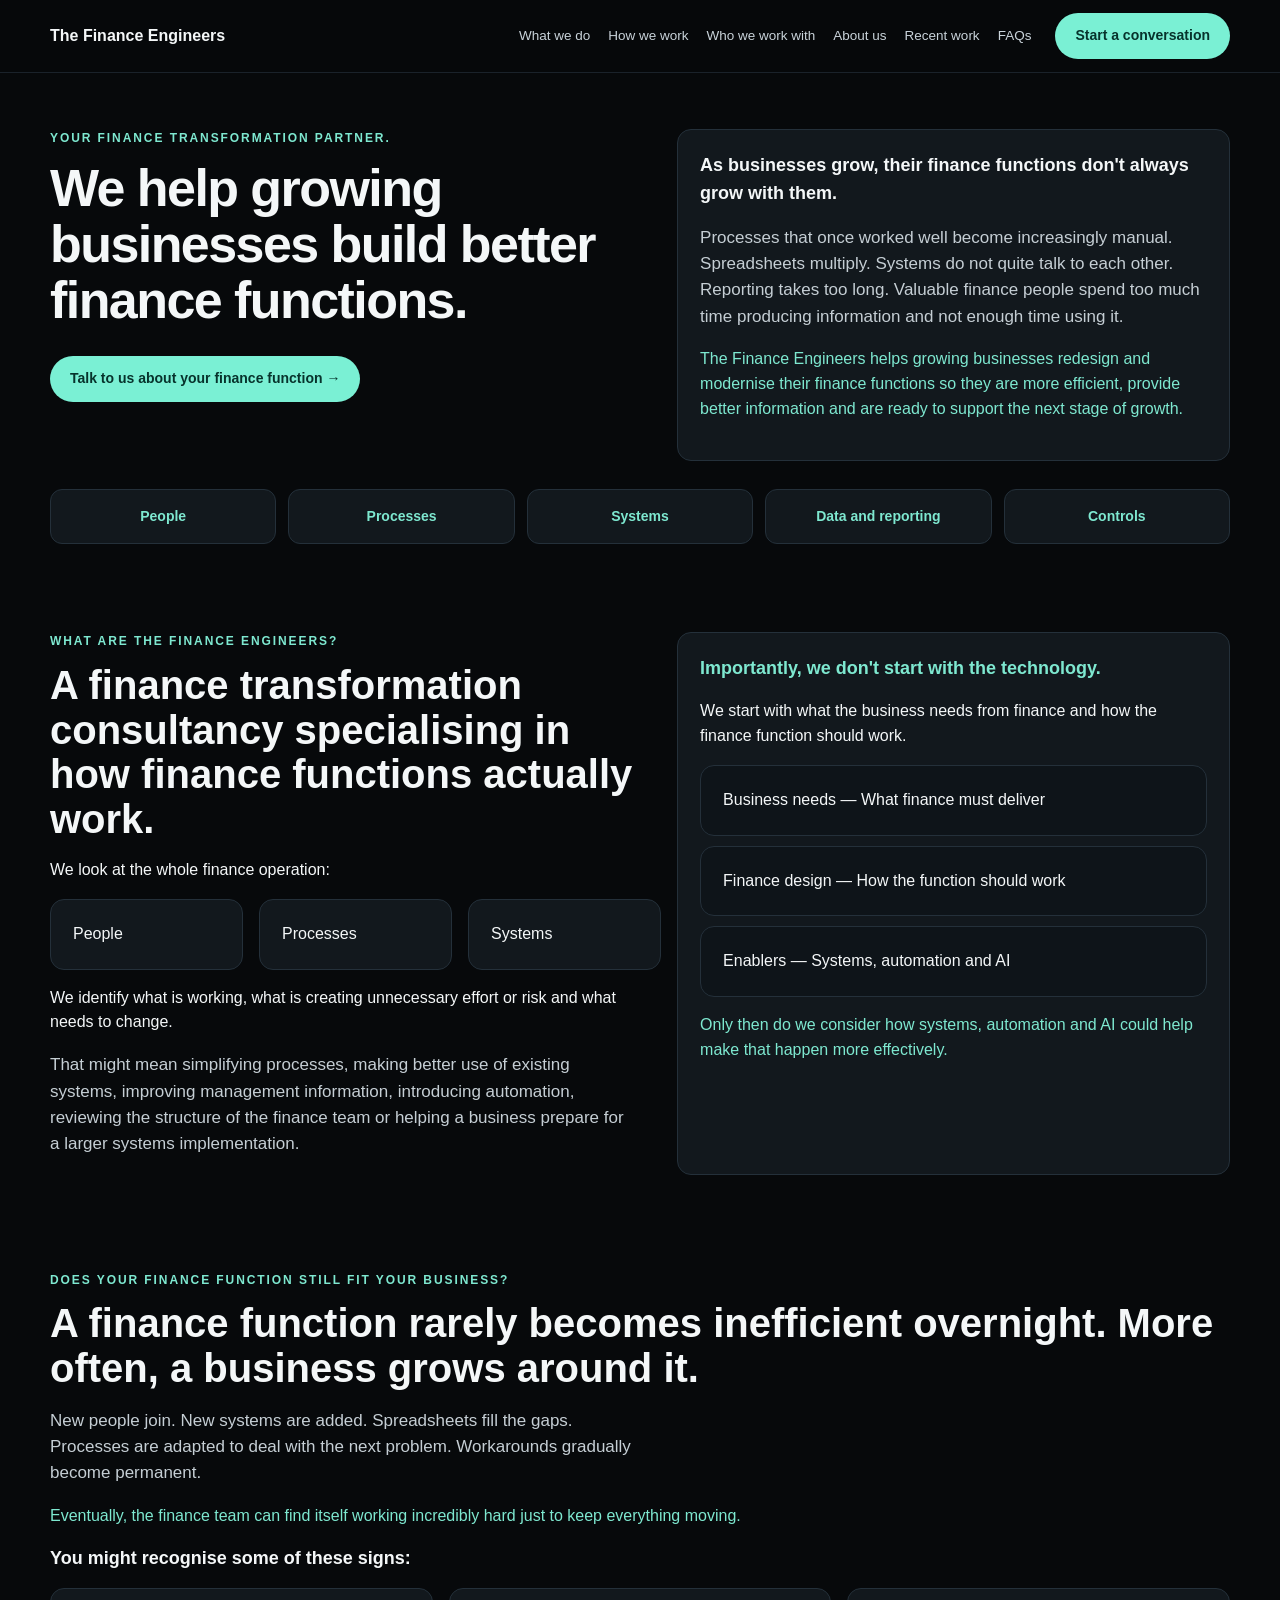
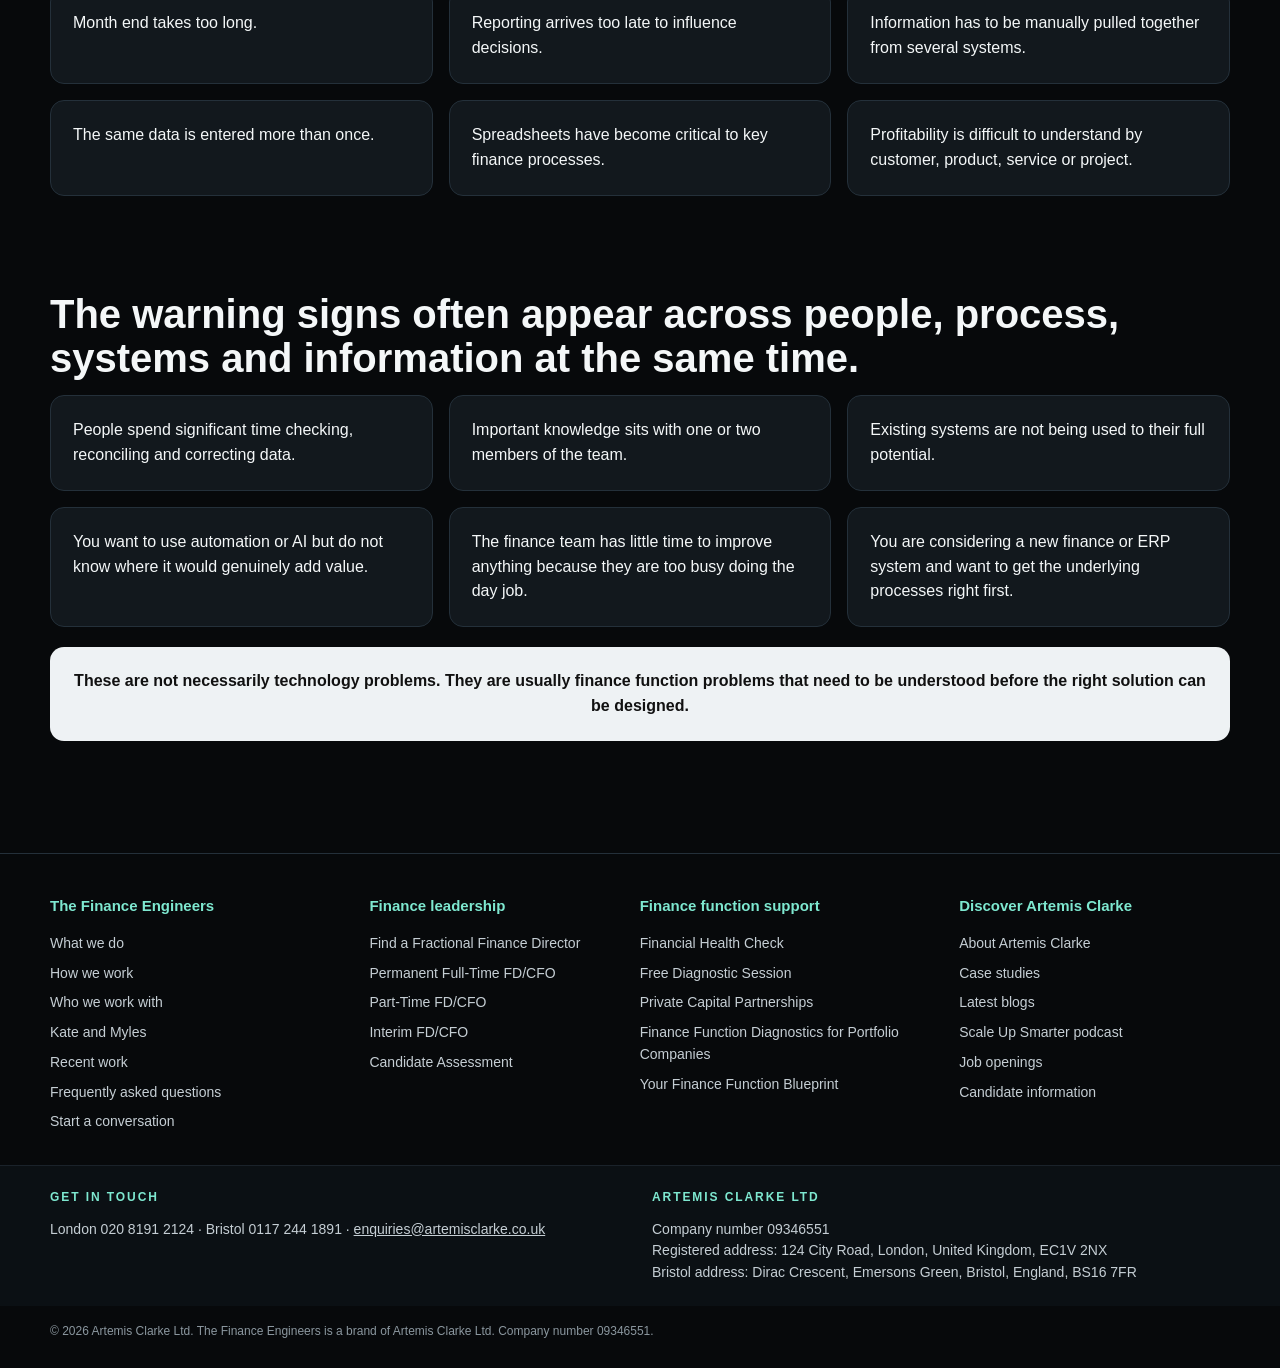
<file: index.html>
<!DOCTYPE html>
<html lang="en">
<head>
<meta charset="utf-8">
<meta name="viewport" content="width=device-width, initial-scale=1">
<title>Your finance transformation partner · The Finance Engineers</title>
<meta name="description" content="The Finance Engineers help growing businesses build better finance functions.">
<link rel="stylesheet" href="styles.css">
</head>
<body>
<header class="site-header"><div class="wrap nav">
  <a class="brand" href="index.html">The Finance Engineers</a>
  <nav class="nav-links"><a href="what-we-do.html">What we do</a><a href="how-we-work.html">How we work</a><a href="who-we-work-with.html">Who we work with</a><a href="about.html">About us</a><a href="recent-work.html">Recent work</a><a href="faqs.html">FAQs</a></nav>
  <a class="btn" href="contact.html">Start a conversation</a>
</div></header>
<main>
<section class="hero"><div class="wrap grid g2">
  <div>
    <p class="kicker">Your finance transformation partner.</p>
    <h1>We help growing businesses build better finance functions.</h1>
    <p style="margin:28px 0 36px"><a class="btn" href="contact.html">Talk to us about your finance function →</a></p>
  </div>
  <div class="card">
    <h3>As businesses grow, their finance functions don't always grow with them.</h3>
    <p class="lede">Processes that once worked well become increasingly manual. Spreadsheets multiply. Systems do not quite talk to each other. Reporting takes too long. Valuable finance people spend too much time producing information and not enough time using it.</p>
    <p class="mint">The Finance Engineers helps growing businesses redesign and modernise their finance functions so they are more efficient, provide better information and are ready to support the next stage of growth.</p>
  </div>
</div>
<div class="wrap pill-row">
  <div class="pill">People</div><div class="pill">Processes</div><div class="pill">Systems</div><div class="pill">Data and reporting</div><div class="pill">Controls</div>
</div></section>
<section class="section"><div class="wrap grid g2">
  <div>
    <p class="kicker">What are The Finance Engineers?</p>
    <h2>A finance transformation consultancy specialising in how finance functions actually work.</h2>
    <p>We look at the whole finance operation:</p>
    <div class="grid g3" style="margin:16px 0">
      <div class="card">People</div><div class="card">Processes</div><div class="card">Systems</div>
    </div>
    <p>We identify what is working, what is creating unnecessary effort or risk and what needs to change.</p>
    <p class="lede">That might mean simplifying processes, making better use of existing systems, improving management information, introducing automation, reviewing the structure of the finance team or helping a business prepare for a larger systems implementation.</p>
  </div>
  <div class="card">
    <h3 class="mint">Importantly, we don't start with the technology.</h3>
    <p>We start with what the business needs from finance and how the finance function should work.</p>
    <div class="card soft" style="margin:10px 0">Business needs — What finance must deliver</div>
    <div class="card soft" style="margin:10px 0">Finance design — How the function should work</div>
    <div class="card soft" style="margin:10px 0">Enablers — Systems, automation and AI</div>
    <p class="mint">Only then do we consider how systems, automation and AI could help make that happen more effectively.</p>
  </div>
</div></section>
<section class="section"><div class="wrap">
  <p class="kicker">Does your finance function still fit your business?</p>
  <h2>A finance function rarely becomes inefficient overnight. More often, a business grows around it.</h2>
  <p class="lede">New people join. New systems are added. Spreadsheets fill the gaps. Processes are adapted to deal with the next problem. Workarounds gradually become permanent.</p>
  <p class="mint">Eventually, the finance team can find itself working incredibly hard just to keep everything moving.</p>
  <h3>You might recognise some of these signs:</h3>
  <div class="grid g3" style="margin-top:16px">
    <div class="card">Month end takes too long.</div>
    <div class="card">Reporting arrives too late to influence decisions.</div>
    <div class="card">Information has to be manually pulled together from several systems.</div>
    <div class="card">The same data is entered more than once.</div>
    <div class="card">Spreadsheets have become critical to key finance processes.</div>
    <div class="card">Profitability is difficult to understand by customer, product, service or project.</div>
  </div>
</div></section>
<section class="section"><div class="wrap">
  <h2>The warning signs often appear across people, process, systems and information at the same time.</h2>
  <div class="grid g3">
    <div class="card">People spend significant time checking, reconciling and correcting data.</div>
    <div class="card">Important knowledge sits with one or two members of the team.</div>
    <div class="card">Existing systems are not being used to their full potential.</div>
    <div class="card">You want to use automation or AI but do not know where it would genuinely add value.</div>
    <div class="card">The finance team has little time to improve anything because they are too busy doing the day job.</div>
    <div class="card">You are considering a new finance or ERP system and want to get the underlying processes right first.</div>
  </div>
  <div class="card white" style="margin-top:20px">These are not necessarily technology problems. They are usually finance function problems that need to be understood before the right solution can be designed.</div>
</div></section>
</main>
<footer class="site-footer">
  <div class="wrap foot-top">
    <div>
      <h4>The Finance Engineers</h4>
      <a href="what-we-do.html">What we do</a>
      <a href="how-we-work.html">How we work</a>
      <a href="who-we-work-with.html">Who we work with</a>
      <a href="about.html">Kate and Myles</a>
      <a href="recent-work.html">Recent work</a>
      <a href="faqs.html">Frequently asked questions</a>
      <a href="contact.html">Start a conversation</a>
    </div>
    <div>
      <h4>Finance leadership</h4>
      <a href="https://www.artemisclarke.co.uk/">Find a Fractional Finance Director</a>
      <a href="https://www.artemisclarke.co.uk/">Permanent Full-Time FD/CFO</a>
      <a href="https://www.artemisclarke.co.uk/">Part-Time FD/CFO</a>
      <a href="https://www.artemisclarke.co.uk/">Interim FD/CFO</a>
      <a href="https://www.artemisclarke.co.uk/">Candidate Assessment</a>
    </div>
    <div>
      <h4>Finance function support</h4>
      <a href="https://www.artemisclarke.co.uk/">Financial Health Check</a>
      <a href="https://www.artemisclarke.co.uk/">Free Diagnostic Session</a>
      <a href="https://www.artemisclarke.co.uk/">Private Capital Partnerships</a>
      <a href="https://www.artemisclarke.co.uk/">Finance Function Diagnostics for Portfolio Companies</a>
      <a href="https://www.artemisclarke.co.uk/">Your Finance Function Blueprint</a>
    </div>
    <div>
      <h4>Discover Artemis Clarke</h4>
      <a href="https://www.artemisclarke.co.uk/">About Artemis Clarke</a>
      <a href="https://www.artemisclarke.co.uk/">Case studies</a>
      <a href="https://www.artemisclarke.co.uk/">Latest blogs</a>
      <a href="https://www.artemisclarke.co.uk/">Scale Up Smarter podcast</a>
      <a href="https://www.artemisclarke.co.uk/">Job openings</a>
      <a href="https://www.artemisclarke.co.uk/">Candidate information</a>
    </div>
  </div>
  <div class="foot-mid"><div class="wrap" style="display:grid;grid-template-columns:1fr 1fr;gap:24px;width:min(1180px,calc(100% - 48px));margin:0 auto">
    <div>
      <div class="kicker">Get in touch</div>
      London 020 8191 2124 · Bristol 0117 244 1891 · <a href="mailto:enquiries@artemisclarke.co.uk">enquiries@artemisclarke.co.uk</a>
    </div>
    <div>
      <div class="kicker">Artemis Clarke Ltd</div>
      Company number 09346551<br>
      Registered address: 124 City Road, London, United Kingdom, EC1V 2NX<br>
      Bristol address: Dirac Crescent, Emersons Green, Bristol, England, BS16 7FR
    </div>
  </div></div>
  <div class="wrap foot-bot">
    <div>© 2026 Artemis Clarke Ltd. The Finance Engineers is a brand of Artemis Clarke Ltd. Company number 09346551.</div>
  </div>
</footer>
</body>
</html>
</file>
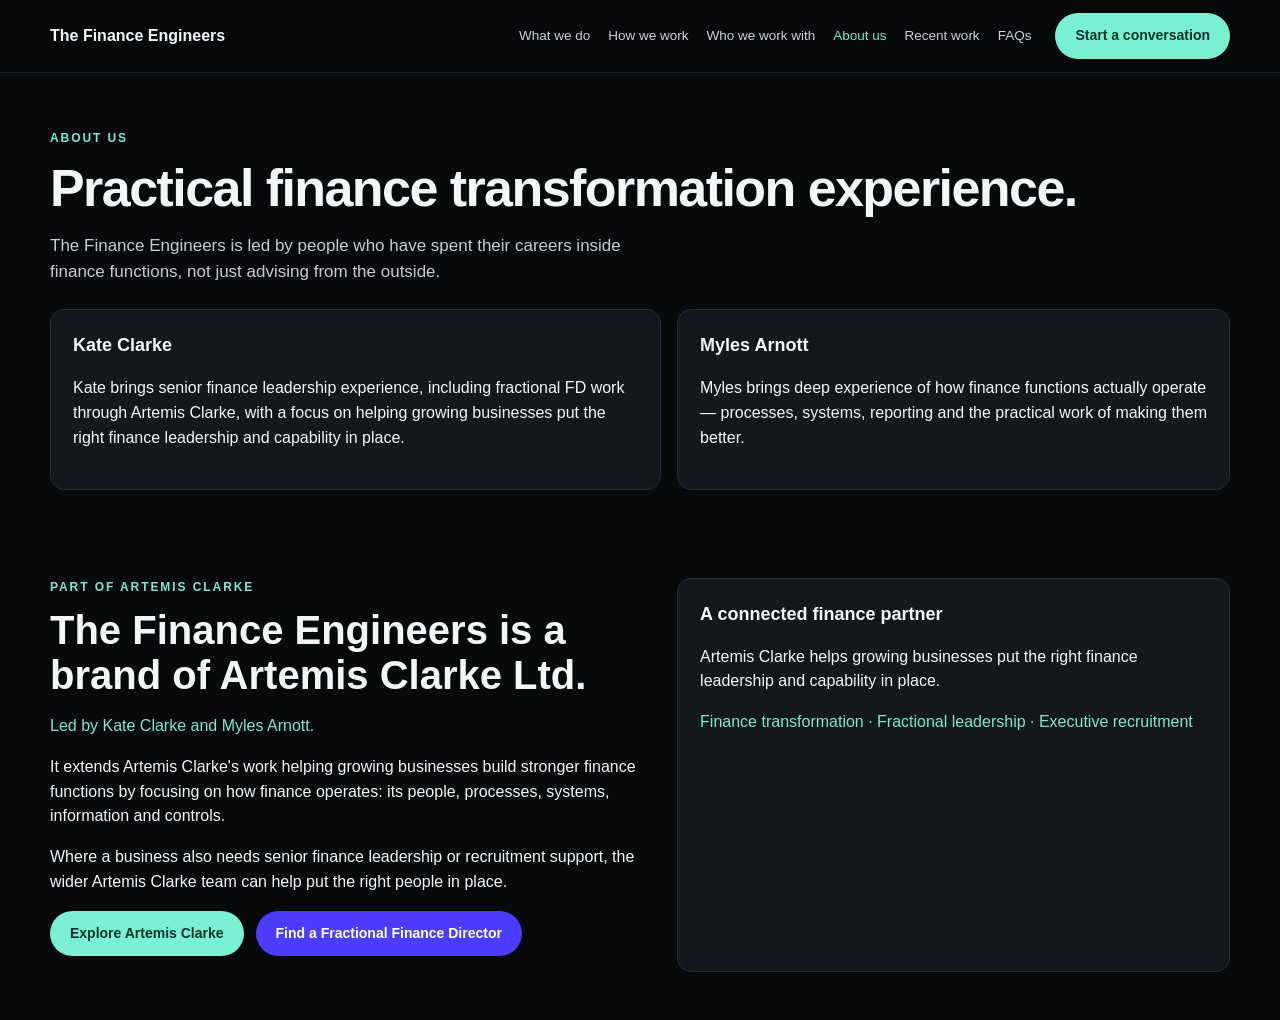
<file: about.html>
<!DOCTYPE html>
<html lang="en">
<head>
<meta charset="utf-8">
<meta name="viewport" content="width=device-width, initial-scale=1">
<title>About us · The Finance Engineers</title>
<link rel="stylesheet" href="styles.css">
</head>
<body>
<header class="site-header"><div class="wrap nav">
  <a class="brand" href="index.html">The Finance Engineers</a>
  <nav class="nav-links"><a href="what-we-do.html">What we do</a><a href="how-we-work.html">How we work</a><a href="who-we-work-with.html">Who we work with</a><a href="about.html" class="active">About us</a><a href="recent-work.html">Recent work</a><a href="faqs.html">FAQs</a></nav>
  <a class="btn" href="contact.html">Start a conversation</a>
</div></header>
<main>
<section class="hero"><div class="wrap">
  <p class="kicker">About us</p>
  <h1>Practical finance transformation experience.</h1>
  <p class="lede">The Finance Engineers is led by people who have spent their careers inside finance functions, not just advising from the outside.</p>
  <div class="grid g2" style="margin-top:24px">
    <div class="card"><h3>Kate Clarke</h3><p>Kate brings senior finance leadership experience, including fractional FD work through Artemis Clarke, with a focus on helping growing businesses put the right finance leadership and capability in place.</p></div>
    <div class="card"><h3>Myles Arnott</h3><p>Myles brings deep experience of how finance functions actually operate — processes, systems, reporting and the practical work of making them better.</p></div>
  </div>
</div></section>
<section class="section"><div class="wrap grid g2">
  <div>
    <p class="kicker">Part of Artemis Clarke</p>
    <h2>The Finance Engineers is a brand of Artemis Clarke Ltd.</h2>
    <p class="mint">Led by Kate Clarke and Myles Arnott.</p>
    <p>It extends Artemis Clarke's work helping growing businesses build stronger finance functions by focusing on how finance operates: its people, processes, systems, information and controls.</p>
    <p>Where a business also needs senior finance leadership or recruitment support, the wider Artemis Clarke team can help put the right people in place.</p>
    <p class="row">
      <a class="btn" href="https://www.artemisclarke.co.uk/">Explore Artemis Clarke</a>
      <a class="btn btn-violet" href="https://www.artemisclarke.co.uk/">Find a Fractional Finance Director</a>
    </p>
  </div>
  <div class="card">
    <h3>A connected finance partner</h3>
    <p>Artemis Clarke helps growing businesses put the right finance leadership and capability in place.</p>
    <p class="mint">Finance transformation · Fractional leadership · Executive recruitment</p>
  </div>
</div></section>
</main>
</body>
</html>
</file>
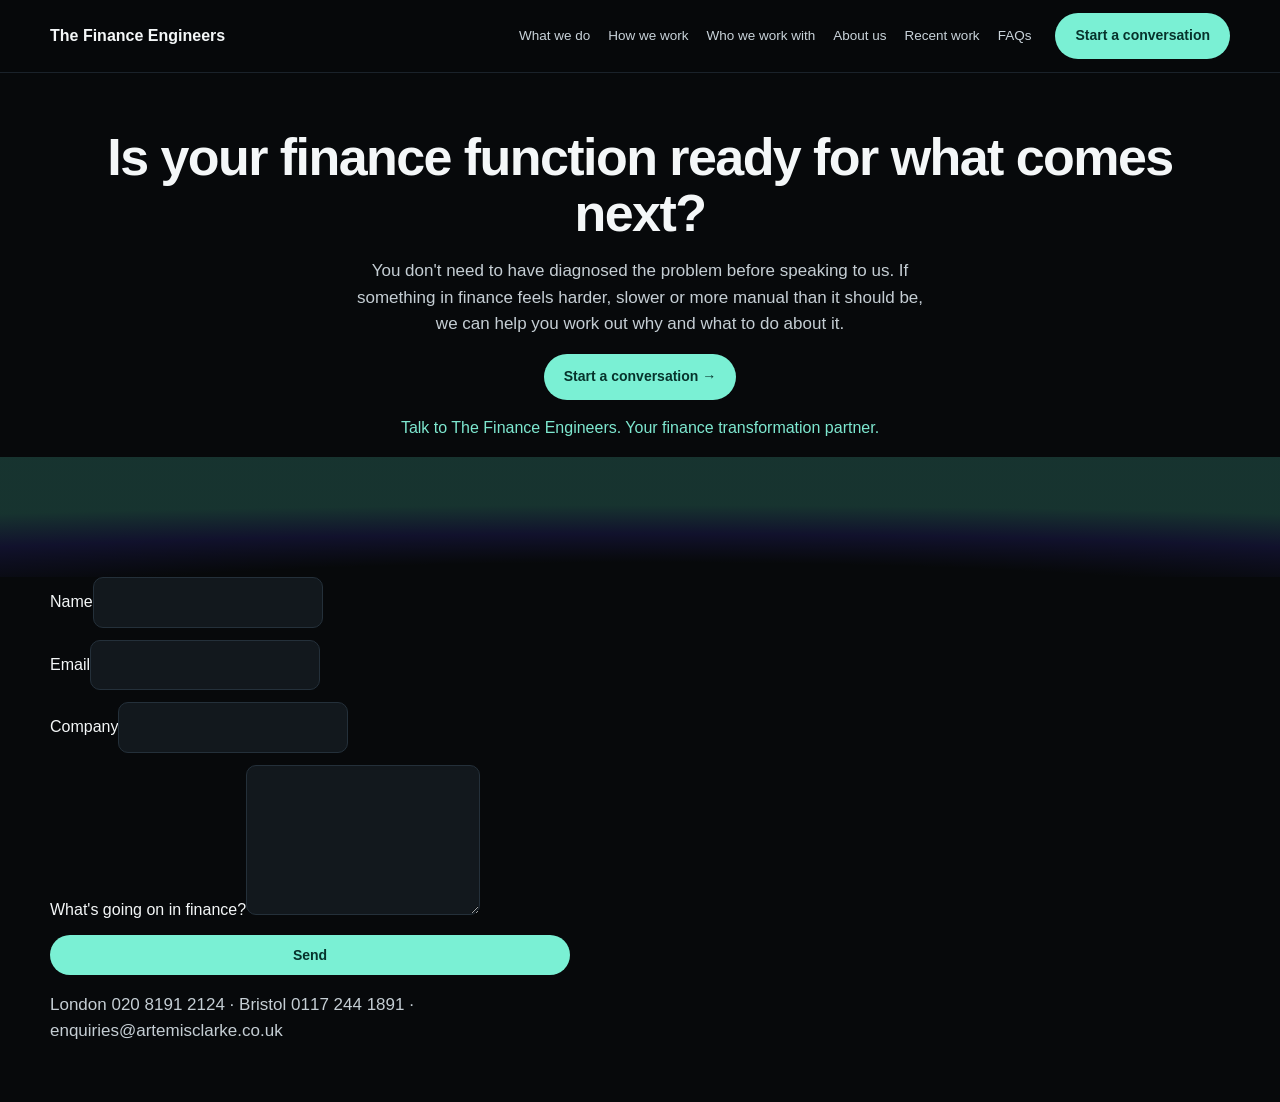
<file: contact.html>
<!DOCTYPE html>
<html lang="en">
<head>
<meta charset="utf-8">
<meta name="viewport" content="width=device-width, initial-scale=1">
<title>Start a conversation · The Finance Engineers</title>
<link rel="stylesheet" href="styles.css">
</head>
<body>
<header class="site-header"><div class="wrap nav">
  <a class="brand" href="index.html">The Finance Engineers</a>
  <nav class="nav-links"><a href="what-we-do.html">What we do</a><a href="how-we-work.html">How we work</a><a href="who-we-work-with.html">Who we work with</a><a href="about.html">About us</a><a href="recent-work.html">Recent work</a><a href="faqs.html">FAQs</a></nav>
  <a class="btn" href="contact.html">Start a conversation</a>
</div></header>
<main>
<section class="hero"><div class="wrap" style="text-align:center">
  <h1>Is your finance function ready for what comes next?</h1>
  <p class="lede" style="margin-inline:auto">You don't need to have diagnosed the problem before speaking to us. If something in finance feels harder, slower or more manual than it should be, we can help you work out why and what to do about it.</p>
  <p><a class="btn" href="mailto:enquiries@artemisclarke.co.uk">Start a conversation →</a></p>
  <p class="mint">Talk to The Finance Engineers. Your finance transformation partner.</p>
</div>
<div class="wave"></div>
<div class="wrap">
  <form class="form" action="mailto:enquiries@artemisclarke.co.uk" method="post" enctype="text/plain">
    <label>Name<input name="name" required></label>
    <label>Email<input type="email" name="email" required></label>
    <label>Company<input name="company"></label>
    <label>What's going on in finance?<textarea name="message" rows="5"></textarea></label>
    <button class="btn" type="submit">Send</button>
  </form>
  <p class="lede">London 020 8191 2124 · Bristol 0117 244 1891 · enquiries@artemisclarke.co.uk</p>
</div></section>
</main>
</body>
</html>
</file>
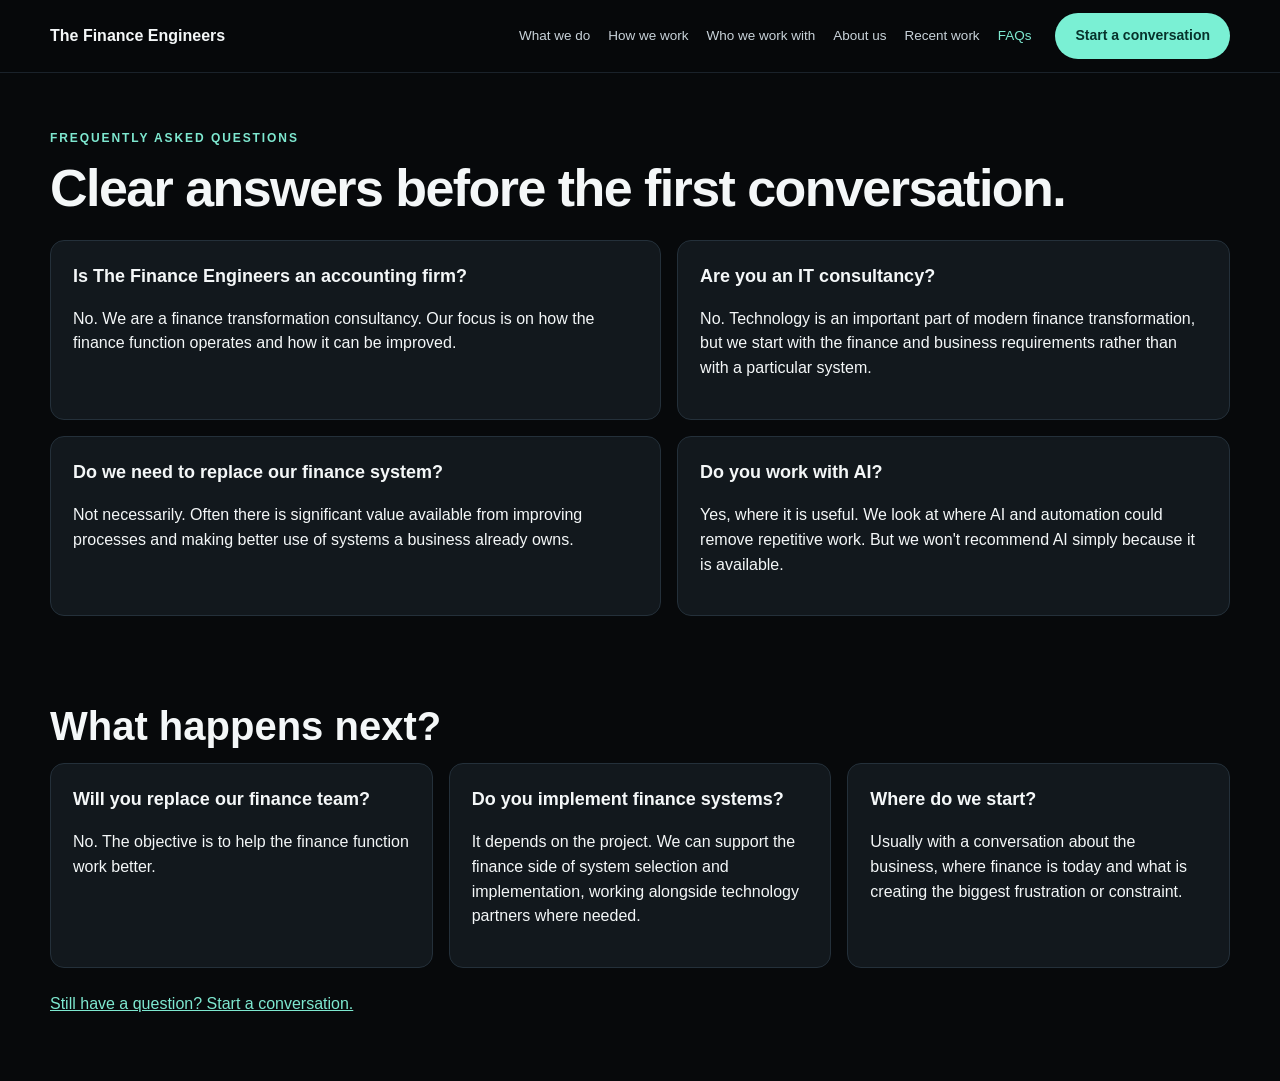
<file: faqs.html>
<!DOCTYPE html>
<html lang="en">
<head>
<meta charset="utf-8">
<meta name="viewport" content="width=device-width, initial-scale=1">
<title>FAQs · The Finance Engineers</title>
<link rel="stylesheet" href="styles.css">
</head>
<body>
<header class="site-header"><div class="wrap nav">
  <a class="brand" href="index.html">The Finance Engineers</a>
  <nav class="nav-links"><a href="what-we-do.html">What we do</a><a href="how-we-work.html">How we work</a><a href="who-we-work-with.html">Who we work with</a><a href="about.html">About us</a><a href="recent-work.html">Recent work</a><a href="faqs.html" class="active">FAQs</a></nav>
  <a class="btn" href="contact.html">Start a conversation</a>
</div></header>
<main>
<section class="hero"><div class="wrap">
  <p class="kicker">Frequently asked questions</p>
  <h1>Clear answers before the first conversation.</h1>
  <div class="grid g2" style="margin-top:24px">
    <div class="card"><h3>Is The Finance Engineers an accounting firm?</h3><p>No. We are a finance transformation consultancy. Our focus is on how the finance function operates and how it can be improved.</p></div>
    <div class="card"><h3>Are you an IT consultancy?</h3><p>No. Technology is an important part of modern finance transformation, but we start with the finance and business requirements rather than with a particular system.</p></div>
    <div class="card"><h3>Do we need to replace our finance system?</h3><p>Not necessarily. Often there is significant value available from improving processes and making better use of systems a business already owns.</p></div>
    <div class="card"><h3>Do you work with AI?</h3><p>Yes, where it is useful. We look at where AI and automation could remove repetitive work. But we won't recommend AI simply because it is available.</p></div>
  </div>
</div></section>
<section class="section"><div class="wrap">
  <h2>What happens next?</h2>
  <div class="grid g3">
    <div class="card"><h3>Will you replace our finance team?</h3><p>No. The objective is to help the finance function work better.</p></div>
    <div class="card"><h3>Do you implement finance systems?</h3><p>It depends on the project. We can support the finance side of system selection and implementation, working alongside technology partners where needed.</p></div>
    <div class="card"><h3>Where do we start?</h3><p>Usually with a conversation about the business, where finance is today and what is creating the biggest frustration or constraint.</p></div>
  </div>
  <p style="margin-top:24px"><a class="mint" href="contact.html">Still have a question? Start a conversation.</a></p>
</div></section>
</main>
</body>
</html>
</file>
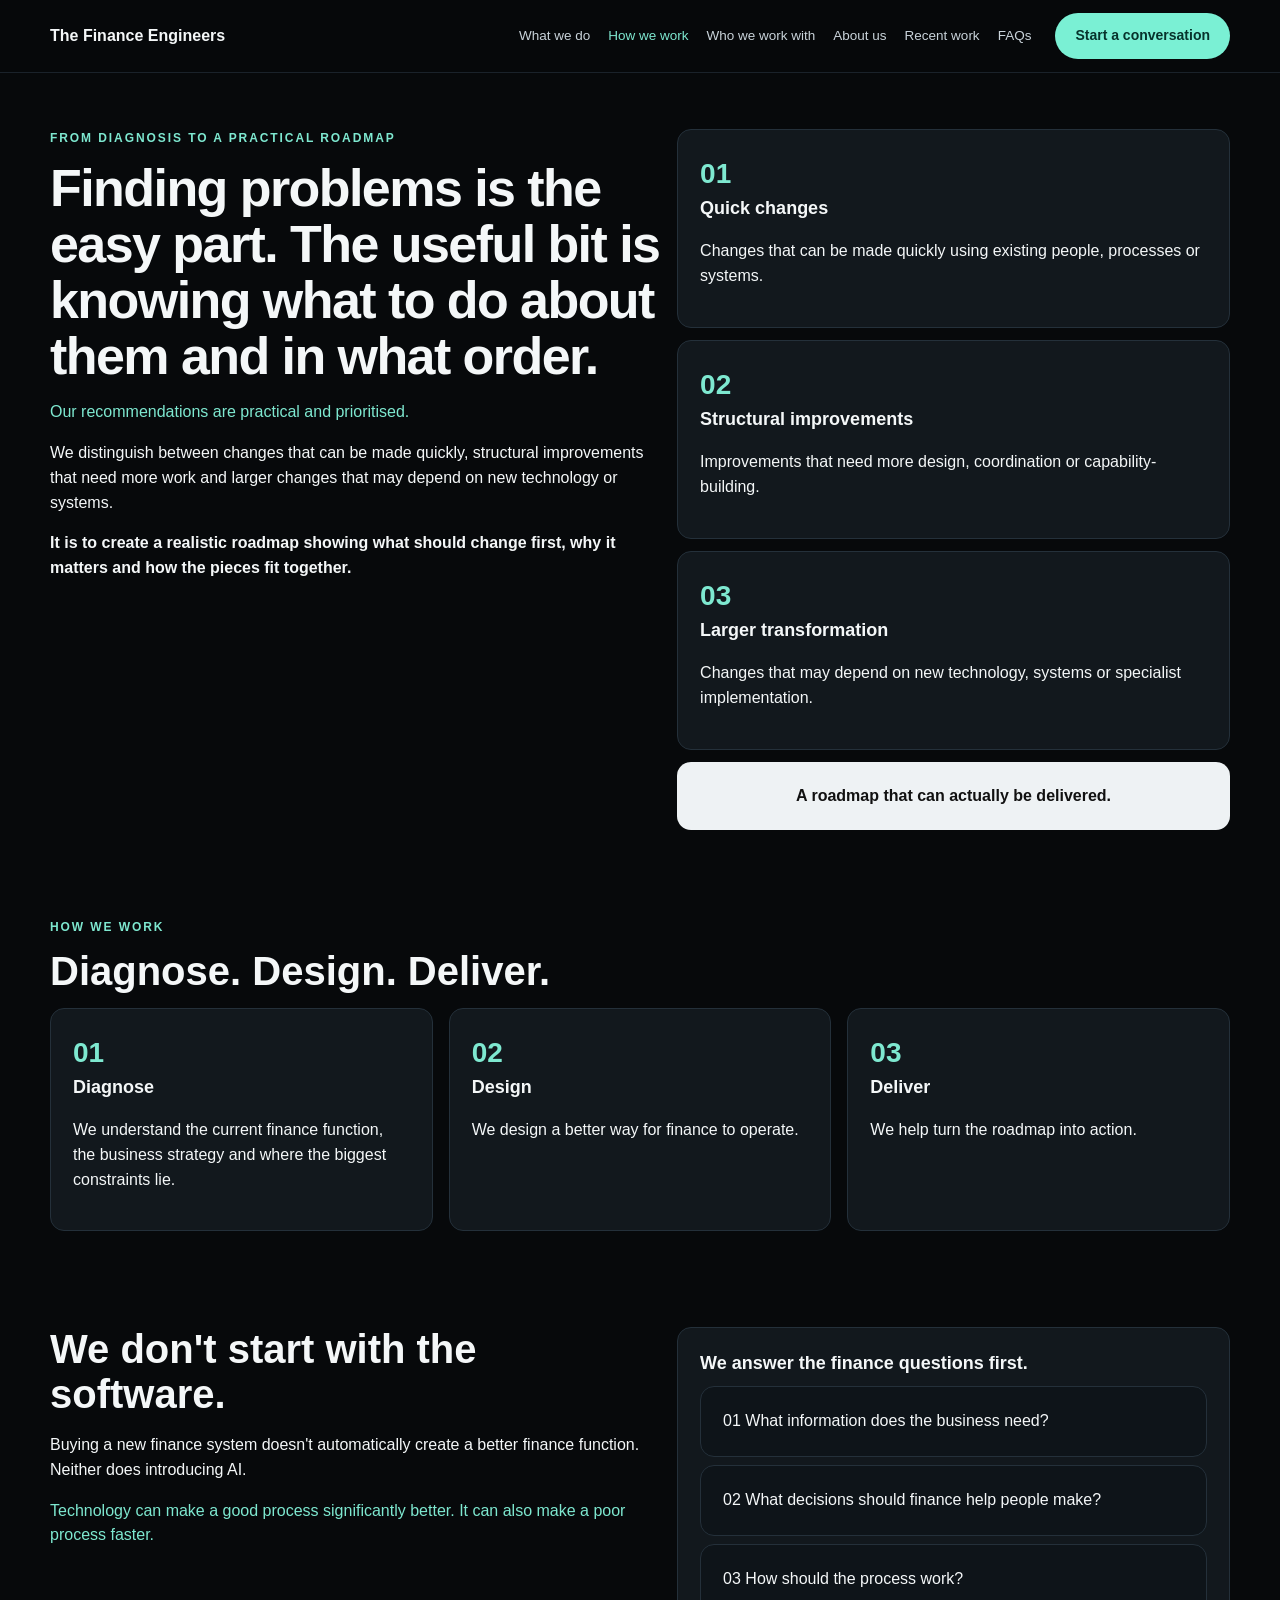
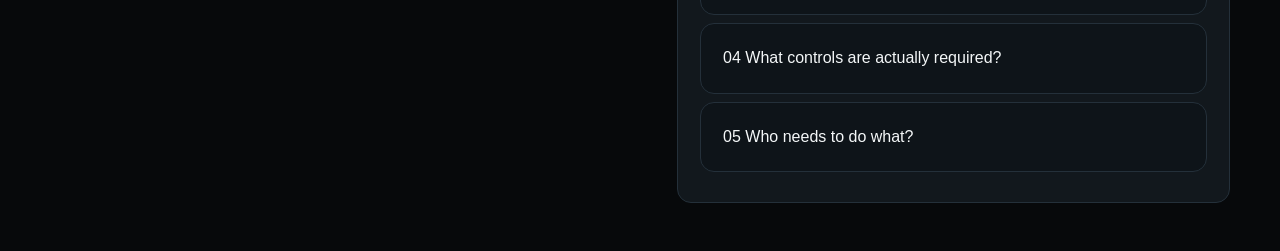
<file: how-we-work.html>
<!DOCTYPE html>
<html lang="en">
<head>
<meta charset="utf-8">
<meta name="viewport" content="width=device-width, initial-scale=1">
<title>How we work · The Finance Engineers</title>
<link rel="stylesheet" href="styles.css">
</head>
<body>
<header class="site-header"><div class="wrap nav">
  <a class="brand" href="index.html">The Finance Engineers</a>
  <nav class="nav-links"><a href="what-we-do.html">What we do</a><a href="how-we-work.html" class="active">How we work</a><a href="who-we-work-with.html">Who we work with</a><a href="about.html">About us</a><a href="recent-work.html">Recent work</a><a href="faqs.html">FAQs</a></nav>
  <a class="btn" href="contact.html">Start a conversation</a>
</div></header>
<main>
<section class="hero"><div class="wrap grid g2">
  <div>
    <p class="kicker">From diagnosis to a practical roadmap</p>
    <h1>Finding problems is the easy part. The useful bit is knowing what to do about them and in what order.</h1>
    <p class="mint">Our recommendations are practical and prioritised.</p>
    <p>We distinguish between changes that can be made quickly, structural improvements that need more work and larger changes that may depend on new technology or systems.</p>
    <p><strong>It is to create a realistic roadmap showing what should change first, why it matters and how the pieces fit together.</strong></p>
  </div>
  <div>
    <div class="card" style="margin-bottom:12px"><div class="num">01</div><h3>Quick changes</h3><p>Changes that can be made quickly using existing people, processes or systems.</p></div>
    <div class="card" style="margin-bottom:12px"><div class="num">02</div><h3>Structural improvements</h3><p>Improvements that need more design, coordination or capability-building.</p></div>
    <div class="card" style="margin-bottom:12px"><div class="num">03</div><h3>Larger transformation</h3><p>Changes that may depend on new technology, systems or specialist implementation.</p></div>
    <div class="card white">A roadmap that can actually be delivered.</div>
  </div>
</div></section>
<section class="section"><div class="wrap">
  <p class="kicker">How we work</p>
  <h2>Diagnose. Design. Deliver.</h2>
  <div class="grid g3">
    <div class="card"><div class="num">01</div><h3>Diagnose</h3><p>We understand the current finance function, the business strategy and where the biggest constraints lie.</p></div>
    <div class="card"><div class="num">02</div><h3>Design</h3><p>We design a better way for finance to operate.</p></div>
    <div class="card"><div class="num">03</div><h3>Deliver</h3><p>We help turn the roadmap into action.</p></div>
  </div>
</div></section>
<section class="section"><div class="wrap grid g2">
  <div>
    <h2>We don't start with the software.</h2>
    <p>Buying a new finance system doesn't automatically create a better finance function. Neither does introducing AI.</p>
    <p class="mint">Technology can make a good process significantly better. It can also make a poor process faster.</p>
  </div>
  <div class="card">
    <h3>We answer the finance questions first.</h3>
    <div class="card soft" style="margin:8px 0">01 What information does the business need?</div>
    <div class="card soft" style="margin:8px 0">02 What decisions should finance help people make?</div>
    <div class="card soft" style="margin:8px 0">03 How should the process work?</div>
    <div class="card soft" style="margin:8px 0">04 What controls are actually required?</div>
    <div class="card soft" style="margin:8px 0">05 Who needs to do what?</div>
  </div>
</div></section>
</main>
</body>
</html>
</file>
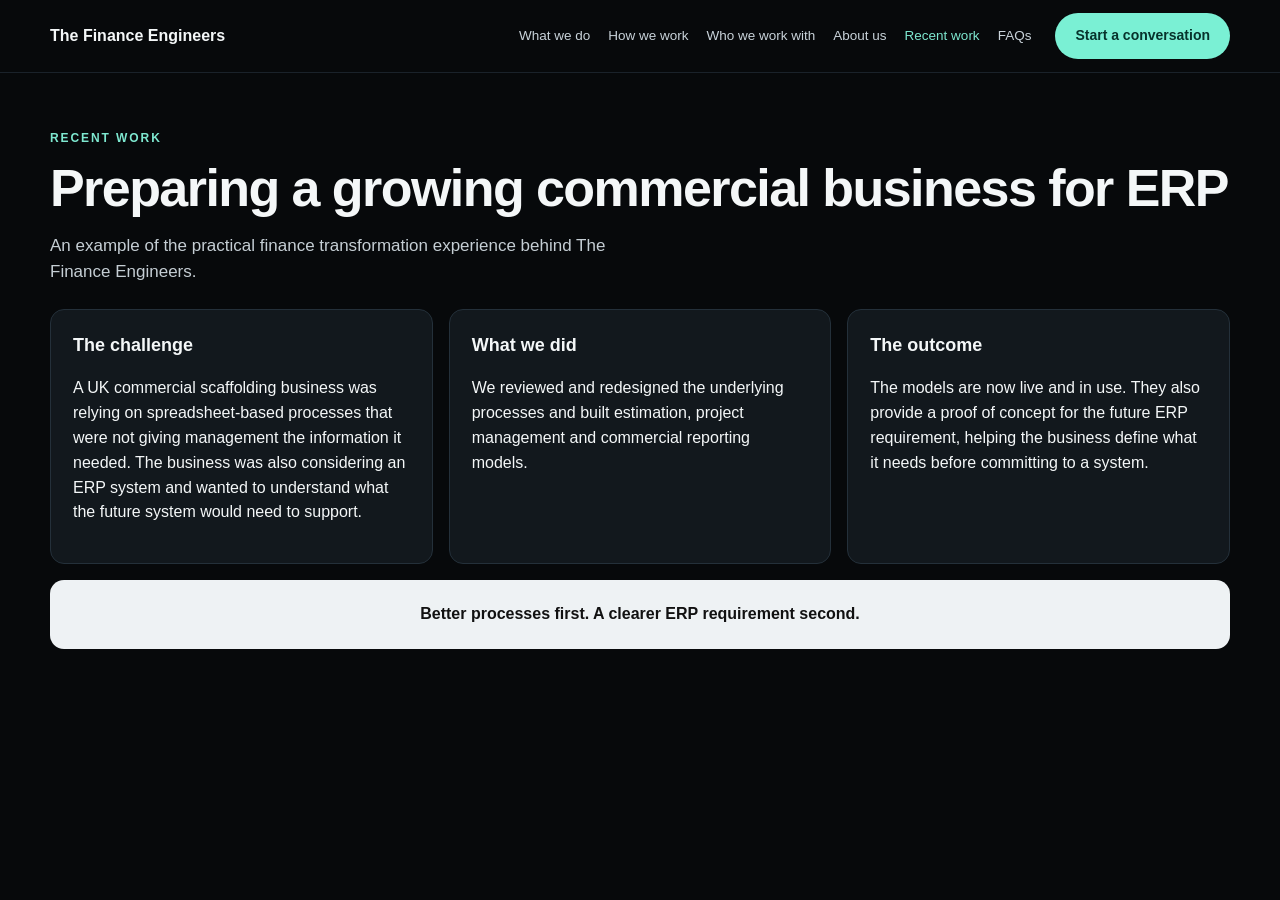
<file: recent-work.html>
<!DOCTYPE html>
<html lang="en">
<head>
<meta charset="utf-8">
<meta name="viewport" content="width=device-width, initial-scale=1">
<title>Recent work · The Finance Engineers</title>
<link rel="stylesheet" href="styles.css">
</head>
<body>
<header class="site-header"><div class="wrap nav">
  <a class="brand" href="index.html">The Finance Engineers</a>
  <nav class="nav-links"><a href="what-we-do.html">What we do</a><a href="how-we-work.html">How we work</a><a href="who-we-work-with.html">Who we work with</a><a href="about.html">About us</a><a href="recent-work.html" class="active">Recent work</a><a href="faqs.html">FAQs</a></nav>
  <a class="btn" href="contact.html">Start a conversation</a>
</div></header>
<main>
<section class="hero"><div class="wrap">
  <p class="kicker">Recent work</p>
  <h1>Preparing a growing commercial business for ERP</h1>
  <p class="lede">An example of the practical finance transformation experience behind The Finance Engineers.</p>
  <div class="grid g3" style="margin-top:24px">
    <div class="card"><h3>The challenge</h3><p>A UK commercial scaffolding business was relying on spreadsheet-based processes that were not giving management the information it needed. The business was also considering an ERP system and wanted to understand what the future system would need to support.</p></div>
    <div class="card"><h3>What we did</h3><p>We reviewed and redesigned the underlying processes and built estimation, project management and commercial reporting models.</p></div>
    <div class="card"><h3>The outcome</h3><p>The models are now live and in use. They also provide a proof of concept for the future ERP requirement, helping the business define what it needs before committing to a system.</p></div>
  </div>
  <div class="card white" style="margin-top:16px">Better processes first. A clearer ERP requirement second.</div>
</div></section>
</main>
</body>
</html>
</file>
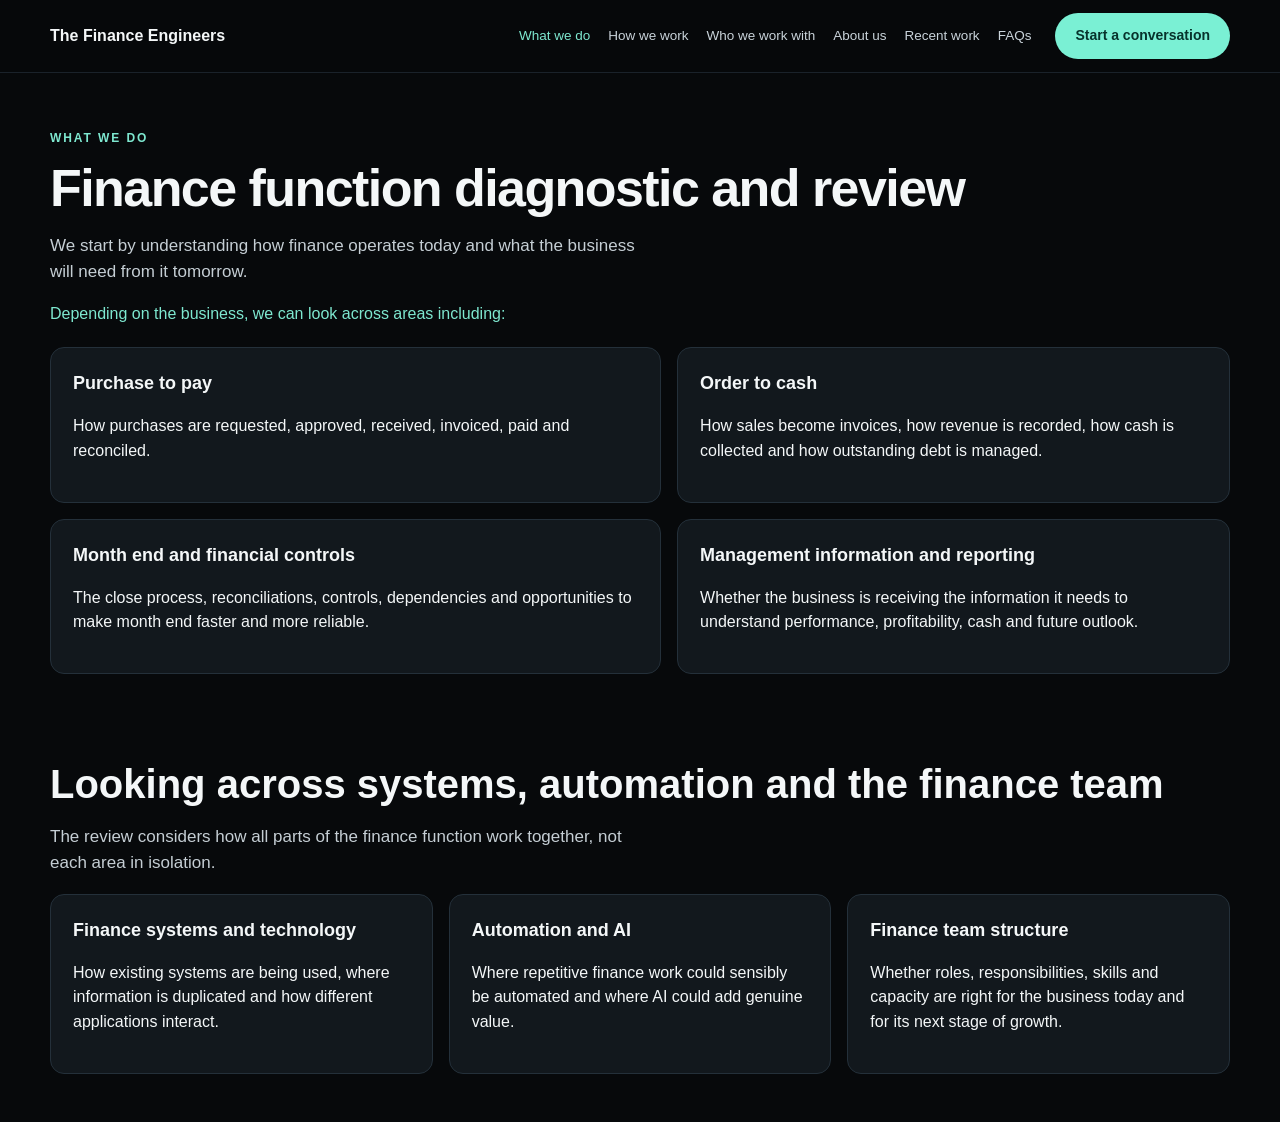
<file: what-we-do.html>
<!DOCTYPE html>
<html lang="en">
<head>
<meta charset="utf-8">
<meta name="viewport" content="width=device-width, initial-scale=1">
<title>What we do · The Finance Engineers</title>
<link rel="stylesheet" href="styles.css">
</head>
<body>
<header class="site-header"><div class="wrap nav">
  <a class="brand" href="index.html">The Finance Engineers</a>
  <nav class="nav-links"><a href="what-we-do.html" class="active">What we do</a><a href="how-we-work.html">How we work</a><a href="who-we-work-with.html">Who we work with</a><a href="about.html">About us</a><a href="recent-work.html">Recent work</a><a href="faqs.html">FAQs</a></nav>
  <a class="btn" href="contact.html">Start a conversation</a>
</div></header>
<main>
<section class="hero"><div class="wrap">
  <p class="kicker">What we do</p>
  <h1>Finance function diagnostic and review</h1>
  <p class="lede">We start by understanding how finance operates today and what the business will need from it tomorrow.</p>
  <p class="mint">Depending on the business, we can look across areas including:</p>
  <div class="grid g2" style="margin-top:20px">
    <div class="card"><h3>Purchase to pay</h3><p>How purchases are requested, approved, received, invoiced, paid and reconciled.</p></div>
    <div class="card"><h3>Order to cash</h3><p>How sales become invoices, how revenue is recorded, how cash is collected and how outstanding debt is managed.</p></div>
    <div class="card"><h3>Month end and financial controls</h3><p>The close process, reconciliations, controls, dependencies and opportunities to make month end faster and more reliable.</p></div>
    <div class="card"><h3>Management information and reporting</h3><p>Whether the business is receiving the information it needs to understand performance, profitability, cash and future outlook.</p></div>
  </div>
</div></section>
<section class="section"><div class="wrap">
  <h2>Looking across systems, automation and the finance team</h2>
  <p class="lede">The review considers how all parts of the finance function work together, not each area in isolation.</p>
  <div class="grid g3">
    <div class="card"><h3>Finance systems and technology</h3><p>How existing systems are being used, where information is duplicated and how different applications interact.</p></div>
    <div class="card"><h3>Automation and AI</h3><p>Where repetitive finance work could sensibly be automated and where AI could add genuine value.</p></div>
    <div class="card"><h3>Finance team structure</h3><p>Whether roles, responsibilities, skills and capacity are right for the business today and for its next stage of growth.</p></div>
  </div>
</div></section>
</main>
</body>
</html>
</file>
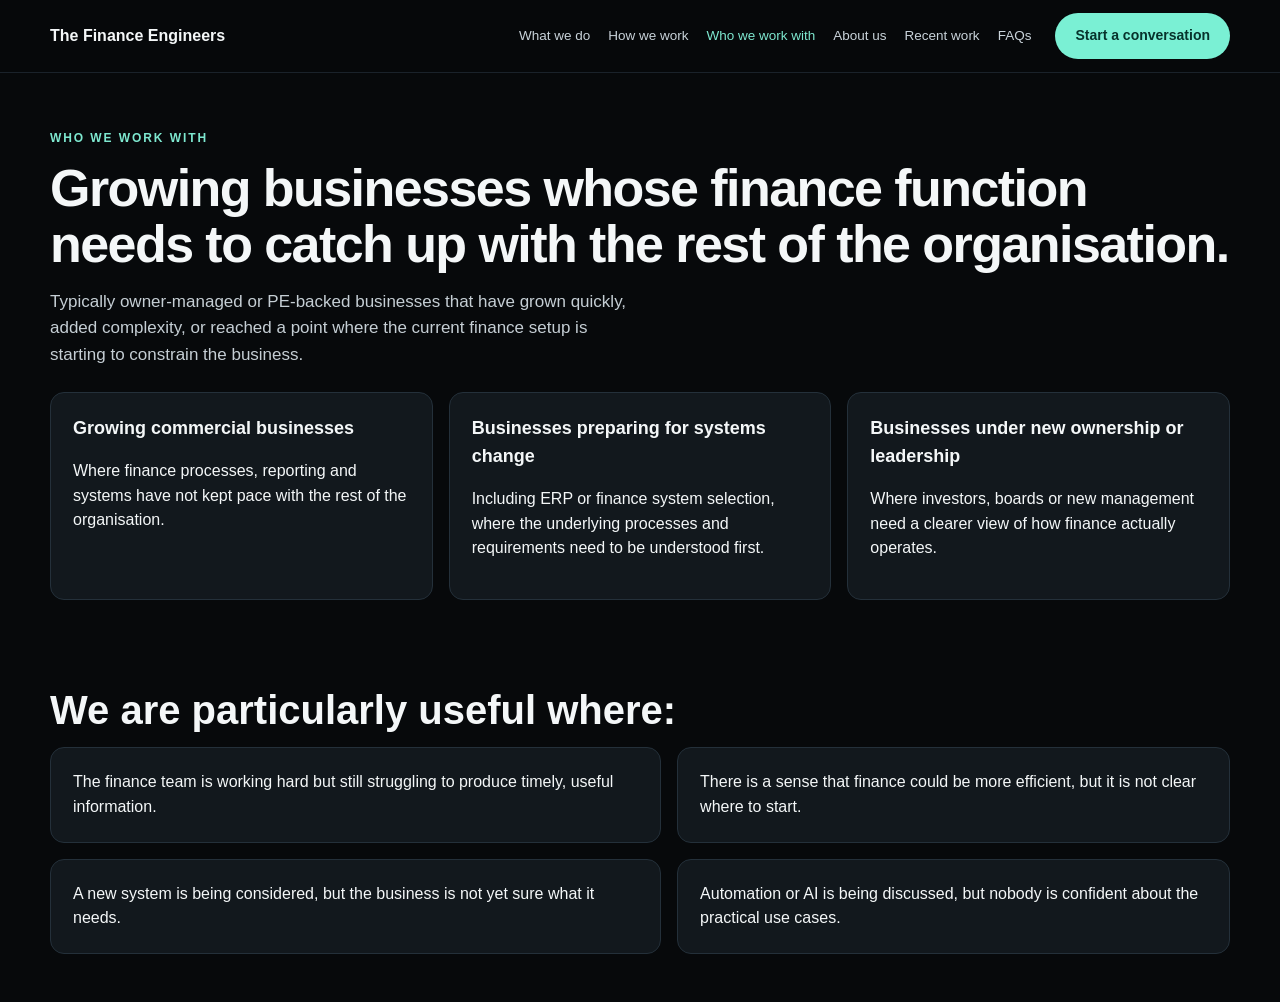
<file: who-we-work-with.html>
<!DOCTYPE html>
<html lang="en">
<head>
<meta charset="utf-8">
<meta name="viewport" content="width=device-width, initial-scale=1">
<title>Who we work with · The Finance Engineers</title>
<link rel="stylesheet" href="styles.css">
</head>
<body>
<header class="site-header"><div class="wrap nav">
  <a class="brand" href="index.html">The Finance Engineers</a>
  <nav class="nav-links"><a href="what-we-do.html">What we do</a><a href="how-we-work.html">How we work</a><a href="who-we-work-with.html" class="active">Who we work with</a><a href="about.html">About us</a><a href="recent-work.html">Recent work</a><a href="faqs.html">FAQs</a></nav>
  <a class="btn" href="contact.html">Start a conversation</a>
</div></header>
<main>
<section class="hero"><div class="wrap">
  <p class="kicker">Who we work with</p>
  <h1>Growing businesses whose finance function needs to catch up with the rest of the organisation.</h1>
  <p class="lede">Typically owner-managed or PE-backed businesses that have grown quickly, added complexity, or reached a point where the current finance setup is starting to constrain the business.</p>
  <div class="grid g3" style="margin-top:24px">
    <div class="card"><h3>Growing commercial businesses</h3><p>Where finance processes, reporting and systems have not kept pace with the rest of the organisation.</p></div>
    <div class="card"><h3>Businesses preparing for systems change</h3><p>Including ERP or finance system selection, where the underlying processes and requirements need to be understood first.</p></div>
    <div class="card"><h3>Businesses under new ownership or leadership</h3><p>Where investors, boards or new management need a clearer view of how finance actually operates.</p></div>
  </div>
</div></section>
<section class="section"><div class="wrap">
  <h2>We are particularly useful where:</h2>
  <div class="grid g2">
    <div class="card">The finance team is working hard but still struggling to produce timely, useful information.</div>
    <div class="card">There is a sense that finance could be more efficient, but it is not clear where to start.</div>
    <div class="card">A new system is being considered, but the business is not yet sure what it needs.</div>
    <div class="card">Automation or AI is being discussed, but nobody is confident about the practical use cases.</div>
  </div>
</div></section>
</main>
</body>
</html>
</file>
<file: styles.css>
:root {
  --bg: #07090b;
  --surface: #12181d;
  --line: #24303a;
  --fg: #f4f7f8;
  --muted: #9aa7b0;
  --mint: #7ee8d0;
  --mint-btn: #7af0d4;
  --mint-ink: #07332c;
  --violet: #4b3dff;
  --radius: 14px;
  --max: 1180px;
}
* { box-sizing: border-box; }
body {
  margin: 0;
  background: var(--bg);
  color: var(--fg);
  font-family: "Segoe UI", "Helvetica Neue", Arial, sans-serif;
  font-size: 16px;
  line-height: 1.55;
}
a { color: inherit; }
.wrap { width: min(var(--max), calc(100% - 48px)); margin-inline: auto; }
.site-header {
  position: sticky; top: 0; z-index: 20;
  background: rgba(7,9,11,.92);
  border-bottom: 1px solid #1a222a;
}
.nav { display: flex; align-items: center; gap: 24px; min-height: 72px; }
.brand { margin-right: auto; text-decoration: none; font-weight: 700; }
.nav-links { display: flex; gap: 18px; font-size: 13.5px; color: #c9d3da; }
.nav-links a { text-decoration: none; padding: 8px 0; }
.nav-links a:hover, .nav-links a.active { color: var(--mint); }
.btn {
  display: inline-flex; align-items: center; justify-content: center;
  background: var(--mint-btn); color: var(--mint-ink);
  text-decoration: none; font-weight: 600; font-size: 14px;
  padding: 12px 20px; border-radius: 999px; border: 0;
}
.btn-violet { background: var(--violet); color: #fff; }
.hero { padding: 56px 0 40px; }
.kicker { color: var(--mint); font-size: 12px; letter-spacing: .16em; text-transform: uppercase; font-weight: 600; margin: 0 0 12px; }
h1 { font-size: clamp(32px, 4.6vw, 52px); line-height: 1.08; letter-spacing: -.03em; margin: 0 0 16px; }
h2 { font-size: clamp(26px, 3.2vw, 40px); line-height: 1.12; margin: 0 0 14px; }
h3 { font-size: 18px; margin: 0 0 8px; }
.lede { color: #c5ced4; font-size: 17px; max-width: 62ch; }
.mint { color: var(--mint); }
.grid { display: grid; gap: 16px; }
.g2 { grid-template-columns: 1.05fr .95fr; }
.g3 { grid-template-columns: repeat(3, 1fr); }
.card { background: var(--surface); border: 1px solid var(--line); border-radius: var(--radius); padding: 22px; }
.card.soft { background: #0e1419; }
.card.white { background: #eef2f4; color: #111; border: 0; text-align: center; font-weight: 600; }
.pill-row { display: grid; grid-template-columns: repeat(5, 1fr); gap: 12px; margin-top: 28px; }
.pill { background: var(--surface); border: 1px solid var(--line); border-radius: 12px; padding: 16px 10px; text-align: center; color: var(--mint); font-weight: 600; font-size: 14px; }
.section { padding: 48px 0; }
.num { color: var(--mint); font-size: 28px; font-weight: 700; }
.site-footer { margin-top: 64px; border-top: 1px solid var(--line); }
.foot-top { padding: 40px 0 28px; display: grid; grid-template-columns: 1.2fr 1fr 1.2fr 1.1fr; gap: 24px; }
.foot-top h4 { color: var(--mint); margin: 0 0 12px; font-size: 15px; }
.foot-top a { display: block; color: #c5ced4; text-decoration: none; font-size: 14px; padding: 4px 0; }
.foot-mid { background: #0b1014; border-top: 1px solid #1a222a; padding: 22px 0; font-size: 14px; color: #c5ced4; }
.foot-bot { padding: 16px 0 28px; color: #8b979f; font-size: 12px; }
.form { display: grid; gap: 12px; max-width: 520px; }
.form input, .form textarea {
  background: var(--surface); border: 1px solid var(--line); color: var(--fg);
  border-radius: 10px; padding: 12px 14px; font: inherit;
}
.row { display: flex; gap: 12px; flex-wrap: wrap; }
.wave { height: 120px; background: radial-gradient(120% 80% at 50% 120%, transparent 40%, rgba(80,70,255,.25) 70%, rgba(90,230,200,.35) 100%); opacity: .55; }
@media (max-width: 980px) {
  .g2, .g3, .pill-row, .foot-top { grid-template-columns: 1fr; }
  .nav-links { display: none; }
}
:focus-visible { outline: 2px solid var(--mint); outline-offset: 2px; }
</file>
